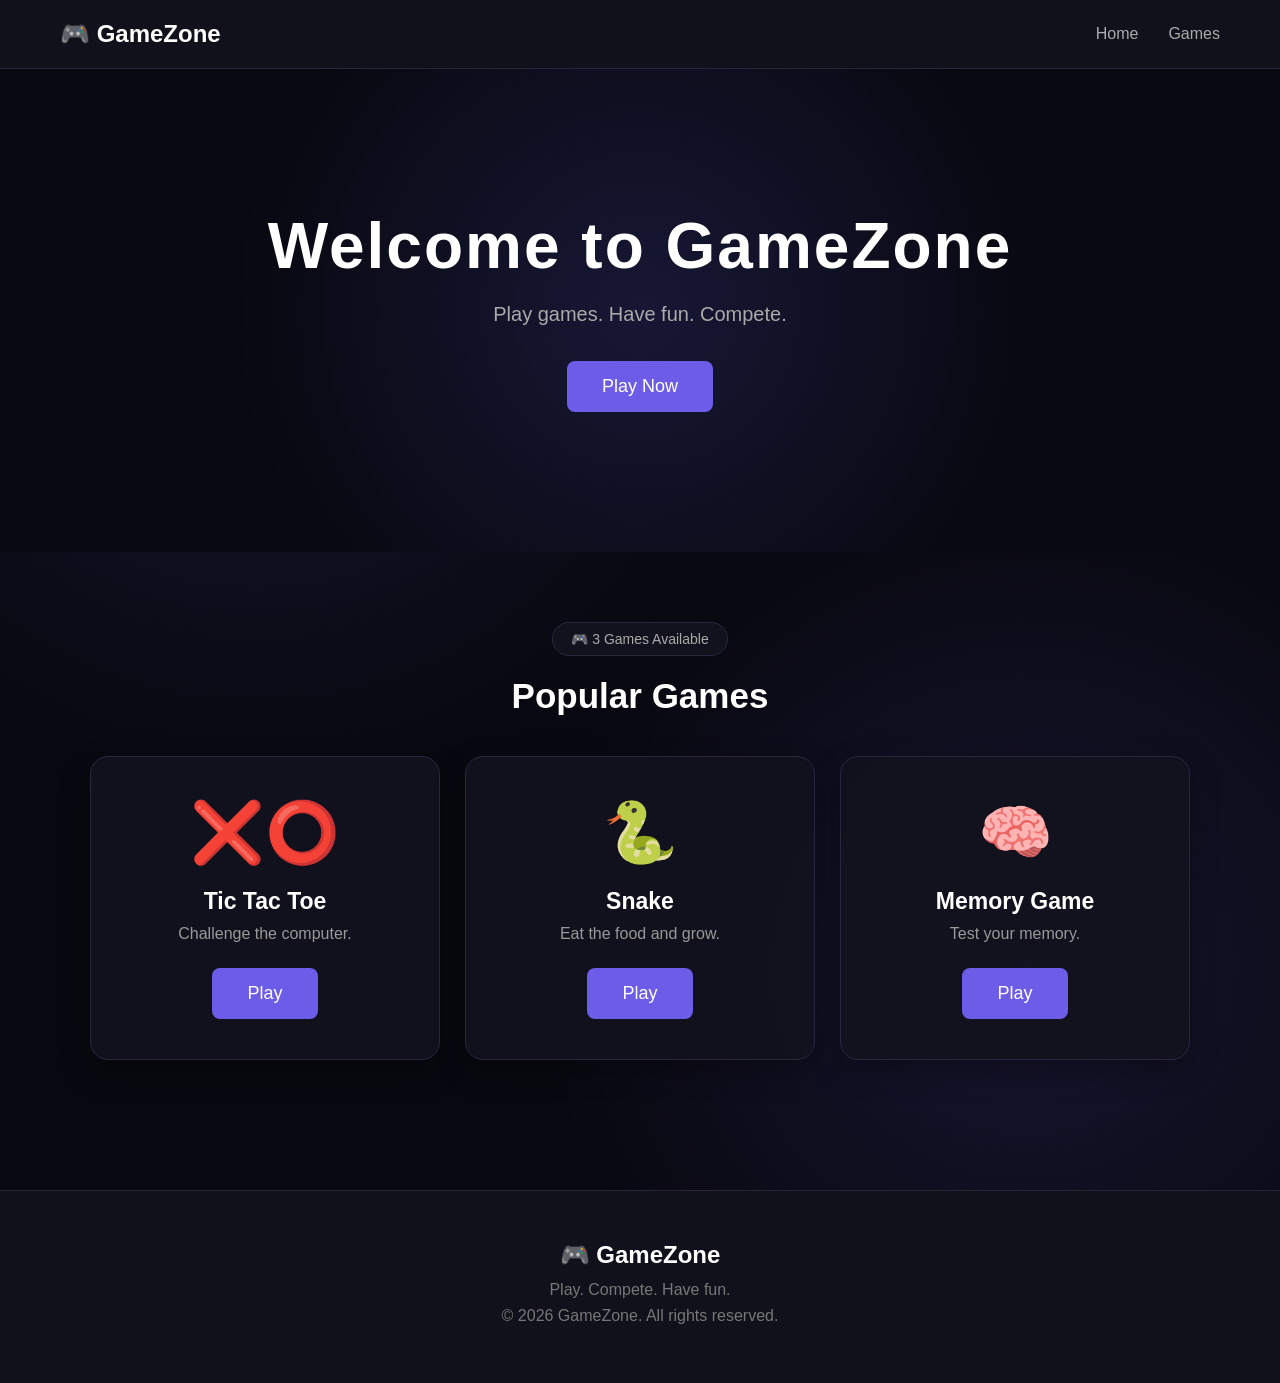
<file: index.html>
<!DOCTYPE html>
<html lang="en">

<head>
	<meta charset="UTF-8">
	<meta name="viewport" content="width=device-width, initial-scale=1.0">

	<title>GameZone</title>

	<link rel="stylesheet" href="style.css">
</head>

<body>

	<header>

		<h1>🎮 GameZone</h1>

	<nav>
    <a href="index.html">Home</a>
    <a href="index.html#games">Games</a>
</nav>
	</header>


	<main>

		<section class="hero">

			<h2>Welcome to GameZone</h2>

			<p>
				Play games. Have fun. Compete.
			</p>

			<a href="#games">
    <button>Play Now</button>
</a>

		</section>


		<section class="games" id="games">
<div class="game-count">
    🎮 3 Games Available
</div>
			<h2>Popular Games</h2>

			<div class="game-container">

				<div class="game-card">

					<div class="game-icon">❌⭕</div>

					<h3>Tic Tac Toe</h3>

					<p>Challenge the computer.</p>

					<a href="tic-tac-toe.html">
    <button>Play</button>
</a>
				</div>


				<div class="game-card">

					<div class="game-icon">🐍</div>

					<h3>Snake</h3>

					<p>Eat the food and grow.</p>

					<a href="snake.html">
    <button>Play</button>
</a>

				</div>


				<div class="game-card">

					<div class="game-icon">🧠</div>

					<h3>Memory Game</h3>

					<p>Test your memory.</p>

			<a href="memory.html">
    <button>Play</button>
</a>

				</div>

			</div>

		</section>

	</main>
<footer>

    <h3>🎮 GameZone</h3>

    <p>
        Play. Compete. Have fun.
    </p>

    <p>
        © 2026 GameZone. All rights reserved.
    </p>

</footer>
</body>

</html>
</file>
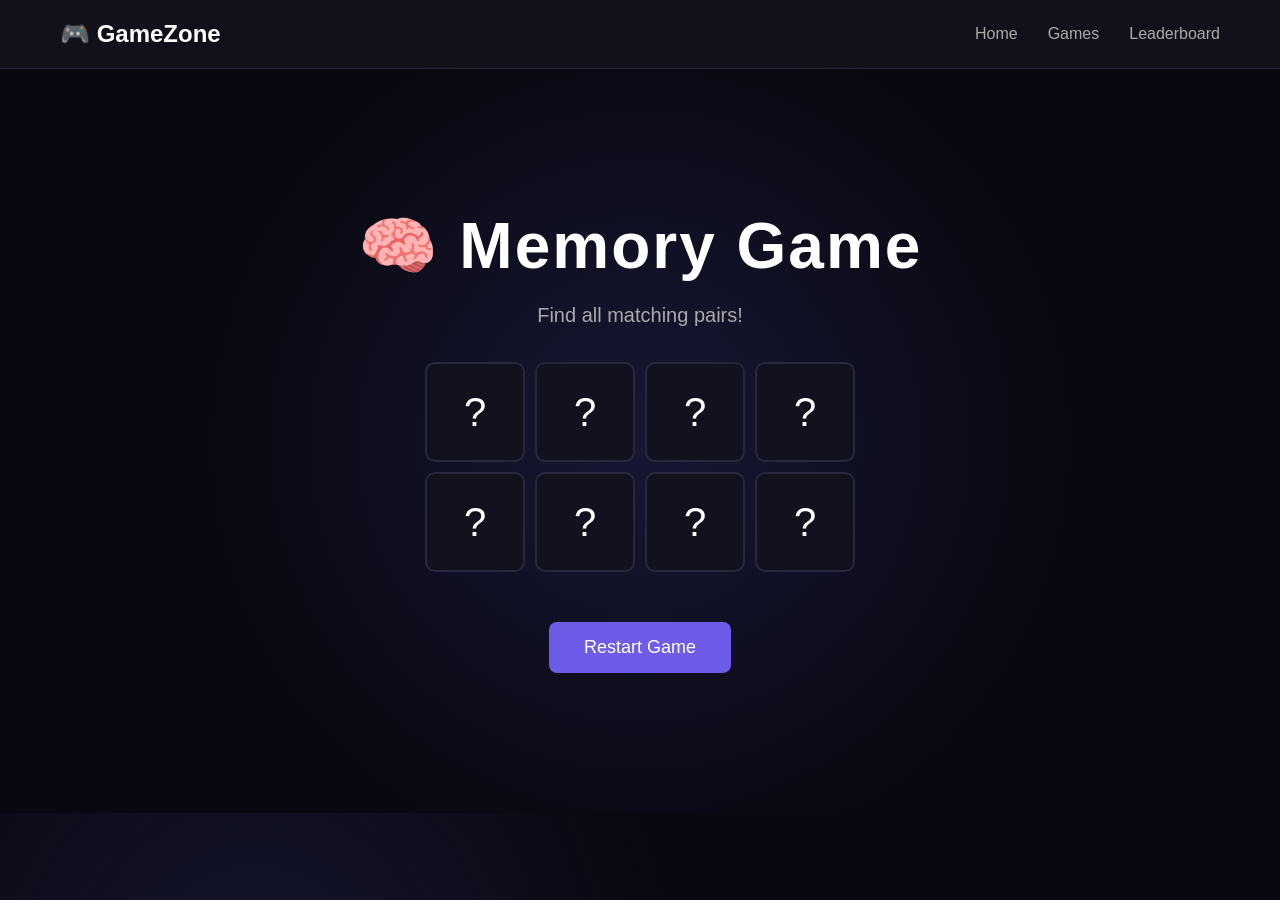
<file: memory.html>
<!DOCTYPE html>
<html lang="en">
<head>
	<meta charset="UTF-8">
	<meta name="viewport" content="width=device-width, initial-scale=1.0">
	<title>Memory Game - GameZone</title>
	<link rel="stylesheet" href="style.css">
</head>
<body>
	<header>
		<h1>🎮 GameZone</h1>
		<nav>
			<a href="index.html">Home</a>
			<a href="index.html">Games</a>
			<a href="#">Leaderboard</a>
		</nav>
	</header>

	<main>
		<section class="hero">
			<h2>🧠 Memory Game</h2>
			<p id="status">Find all matching pairs!</p>
			<div id="memory-board"></div>
			<button id="restart">Restart Game</button>
		</section>
	</main>

	<script>
		const board = document.getElementById("memory-board");
		const status = document.getElementById("status");
		const restart = document.getElementById("restart");

		const symbols = ["🎮", "🎮", "🐍", "🐍", "⚽", "⚽", "🚀", "🚀"];
		let cards = [];
		let firstCard = null;
		let secondCard = null;
		let locked = false;
		let matches = 0;

		function shuffle(array) {
			for (let i = array.length - 1; i > 0; i--) {
				const j = Math.floor(Math.random() * (i + 1));
				[array[i], array[j]] = [array[j], array[i]];
			}
			return array;
		}

		function createGame() {
			board.innerHTML = "";
			cards = shuffle([...symbols]);
			firstCard = null;
			secondCard = null;
			locked = false;
			matches = 0;
			status.textContent = "Find all matching pairs!";

			cards.forEach((symbol, index) => {
				const card = document.createElement("button");
				card.type = "button";
				card.classList.add("memory-card");
				card.dataset.symbol = symbol;
				card.dataset.index = index;
				card.textContent = "?";
				card.setAttribute("aria-label", "Hidden card");
				card.addEventListener("click", flipCard);
				board.appendChild(card);
			});
		}

		function flipCard() {
			if (locked || this === firstCard || this.classList.contains("matched")) {
				return;
			}

			this.textContent = this.dataset.symbol;
			this.setAttribute("aria-label", this.dataset.symbol);

			if (!firstCard) {
				firstCard = this;
				return;
			}

			secondCard = this;
			locked = true;

			if (firstCard.dataset.symbol === secondCard.dataset.symbol) {
				firstCard.classList.add("matched");
				secondCard.classList.add("matched");
				firstCard.setAttribute("aria-label", `Matched ${firstCard.dataset.symbol}`);
				secondCard.setAttribute("aria-label", `Matched ${secondCard.dataset.symbol}`);
				matches++;
				resetTurn();

				if (matches === symbols.length / 2) {
					status.textContent = "You won! 🎉";
				}
			} else {
				const unmatchedCards = [firstCard, secondCard];
				setTimeout(() => {
					unmatchedCards.forEach(card => {
						card.textContent = "?";
						card.setAttribute("aria-label", "Hidden card");
					});
					resetTurn();
				}, 800);
			}
		}

		function resetTurn() {
			firstCard = null;
			secondCard = null;
			locked = false;
		}

		restart.addEventListener("click", createGame);
		createGame();
	</script>
</body>
</html>
</file>
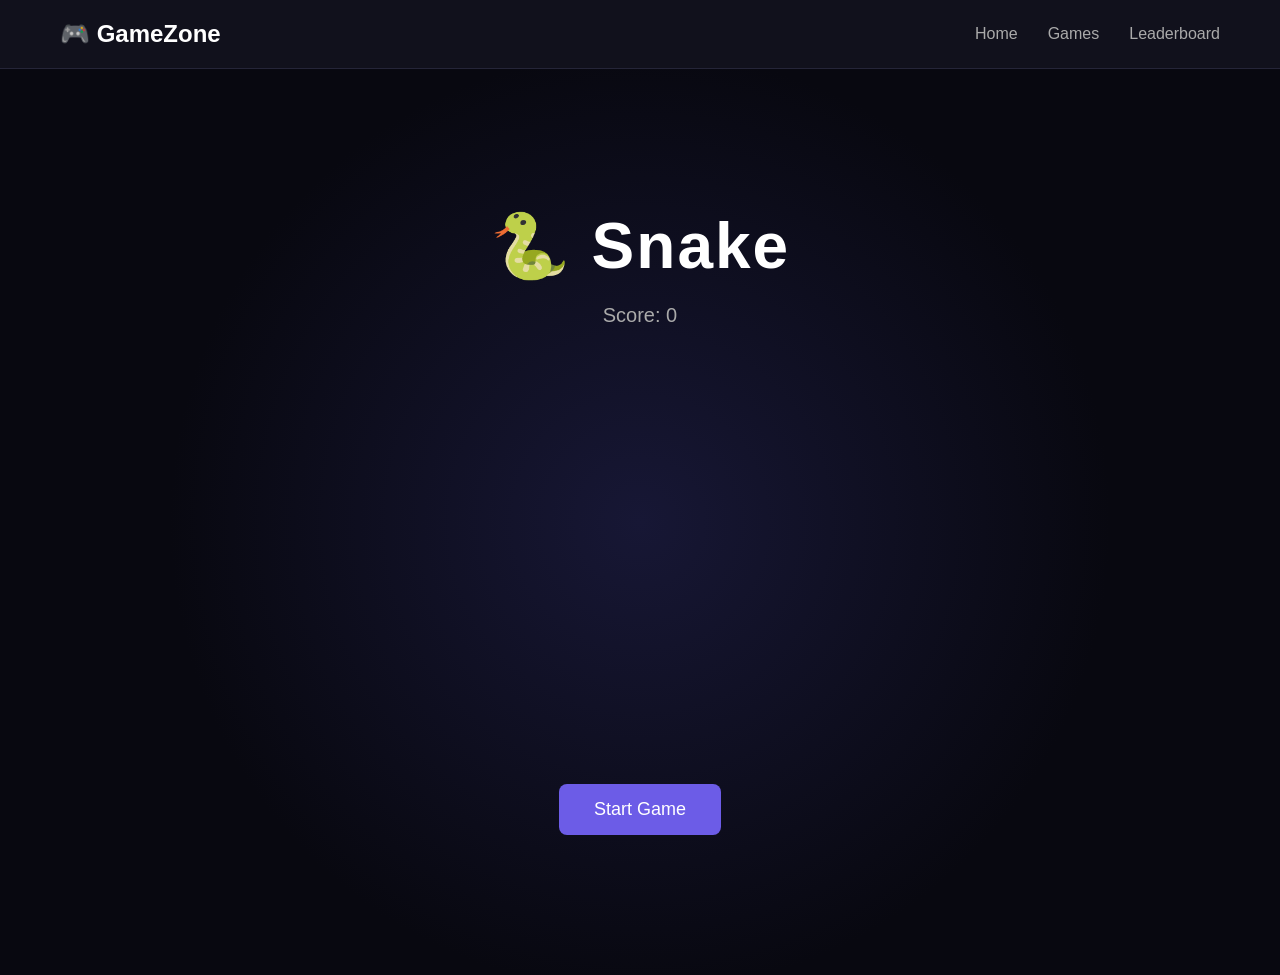
<file: snake.html>
<!DOCTYPE html>
<html lang="en">
<head>
	<meta charset="UTF-8">
	<meta name="viewport" content="width=device-width, initial-scale=1.0">
	<title>Snake - GameZone</title>
	<link rel="stylesheet" href="style.css">
</head>
<body>
	<header>
		<h1>🎮 GameZone</h1>
		<nav>
			<a href="index.html">Home</a>
			<a href="index.html">Games</a>
			<a href="#">Leaderboard</a>
		</nav>
	</header>

	<main>
		<section class="hero">
			<h2>🐍 Snake</h2>
			<p id="score">Score: 0</p>
			<canvas id="game" width="400" height="400"></canvas>
			<br><br>
			<button id="start">Start Game</button>
		</section>
	</main>

	<script>
		const canvas = document.getElementById("game");
		const ctx = canvas.getContext("2d");
		const scoreText = document.getElementById("score");
		const startButton = document.getElementById("start");
		const grid = 20;

		let snake;
		let food;
		let dx;
		let dy;
		let score;
		let gameRunning = false;
		let gameLoop;

		function startGame() {
			snake = [
				{ x: 200, y: 200 },
				{ x: 180, y: 200 },
				{ x: 160, y: 200 }
			];
			food = { x: 300, y: 200 };
			dx = grid;
			dy = 0;
			score = 0;
			scoreText.textContent = "Score: 0";
			gameRunning = true;
			clearInterval(gameLoop);
			drawGame();
			gameLoop = setInterval(updateGame, 100);
		}

		function updateGame() {
			if (!gameRunning) return;

			const head = {
				x: snake[0].x + dx,
				y: snake[0].y + dy
			};

			if (
				head.x < 0 || head.x >= canvas.width ||
				head.y < 0 || head.y >= canvas.height
			) {
				gameOver();
				return;
			}

			for (let i = 0; i < snake.length; i++) {
				if (head.x === snake[i].x && head.y === snake[i].y) {
					gameOver();
					return;
				}
			}

			snake.unshift(head);

			if (head.x === food.x && head.y === food.y) {
				score++;
				scoreText.textContent = "Score: " + score;
				createFood();
			} else {
				snake.pop();
			}

			drawGame();
		}

		function drawGame() {
			ctx.fillStyle = "#080810";
			ctx.fillRect(0, 0, canvas.width, canvas.height);

			ctx.fillStyle = "#ff4757";
			ctx.fillRect(food.x, food.y, grid - 2, grid - 2);

			ctx.fillStyle = "#6c5ce7";
			snake.forEach((part) => {
				ctx.fillRect(part.x, part.y, grid - 2, grid - 2);
			});
		}

		function createFood() {
			do {
				food.x = Math.floor(Math.random() * (canvas.width / grid)) * grid;
				food.y = Math.floor(Math.random() * (canvas.height / grid)) * grid;
			} while (snake.some((part) => part.x === food.x && part.y === food.y));
		}

		function gameOver() {
			gameRunning = false;
			clearInterval(gameLoop);
			alert("Game Over! Your score was " + score);
		}

		document.addEventListener("keydown", (event) => {
			if (!gameRunning) return;

			if (event.key === "ArrowUp" && dy === 0) {
				dx = 0;
				dy = -grid;
			} else if (event.key === "ArrowDown" && dy === 0) {
				dx = 0;
				dy = grid;
			} else if (event.key === "ArrowLeft" && dx === 0) {
				dx = -grid;
				dy = 0;
			} else if (event.key === "ArrowRight" && dx === 0) {
				dx = grid;
				dy = 0;
			}
		});

		startButton.addEventListener("click", startGame);
	</script>
</body>
</html>
</file>
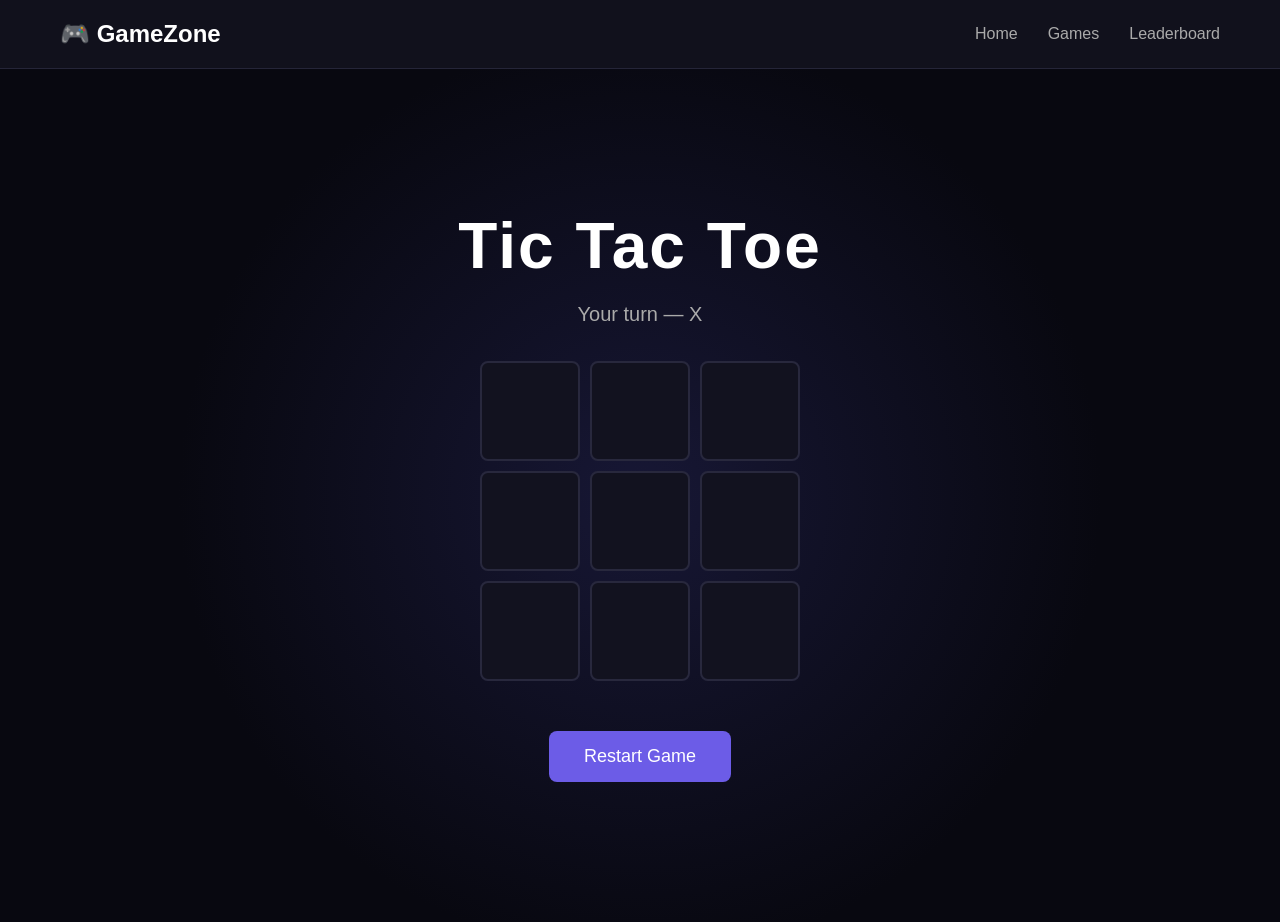
<file: tic-tac-toe.html>
<!DOCTYPE html>
<html lang="en">
<head>
	<meta charset="UTF-8">
	<meta name="viewport" content="width=device-width, initial-scale=1.0">
	<title>Tic Tac Toe - GameZone</title>
	<link rel="stylesheet" href="style.css">
</head>
<body>
	<header>
		<h1>🎮 GameZone</h1>
		<nav>
			<a href="index.html">Home</a>
			<a href="index.html">Games</a>
			<a href="#">Leaderboard</a>
		</nav>
	</header>

	<main>
		<section class="hero">
			<h2>Tic Tac Toe</h2>
			<p id="status">Your turn — X</p>
			<div id="board">
				<button class="cell"></button>
				<button class="cell"></button>
				<button class="cell"></button>
				<button class="cell"></button>
				<button class="cell"></button>
				<button class="cell"></button>
				<button class="cell"></button>
				<button class="cell"></button>
				<button class="cell"></button>
			</div>
			<button id="restart">Restart Game</button>
		</section>
	</main>

	<script>
		const cells = document.querySelectorAll(".cell");
		const status = document.getElementById("status");
		const restart = document.getElementById("restart");

		let currentPlayer = "X";
		let gameActive = true;

		const winningCombinations = [
			[0, 1, 2], [3, 4, 5], [6, 7, 8],
			[0, 3, 6], [1, 4, 7], [2, 5, 8],
			[0, 4, 8], [2, 4, 6]
		];

		cells.forEach((cell) => {
			cell.addEventListener("click", () => {
				if (cell.textContent !== "" || !gameActive) return;

				cell.textContent = currentPlayer;
				checkWinner();

				if (gameActive) {
					currentPlayer = currentPlayer === "X" ? "O" : "X";
					status.textContent = "Your turn — " + currentPlayer;
				}
			});
		});

		function checkWinner() {
			for (const combination of winningCombinations) {
				const [a, b, c] = combination.map((index) => cells[index].textContent);
				if (a !== "" && a === b && b === c) {
					status.textContent = a + " wins! 🎉";
					gameActive = false;
					return;
				}
			}

			const draw = [...cells].every((cell) => cell.textContent !== "");
			if (draw) {
				status.textContent = "It's a draw!";
				gameActive = false;
			}
		}

		restart.addEventListener("click", () => {
			cells.forEach((cell) => {
				cell.textContent = "";
			});
			currentPlayer = "X";
			gameActive = true;
			status.textContent = "Your turn — X";
		});
	</script>
</body>
</html>
</file>
<file: style.css>
* {
	margin: 0;
	padding: 0;
	box-sizing: border-box;
}

body {
	font-family: Arial, sans-serif;
	background: #080810;
	color: white;
}


/* =========================
   HEADER
========================= */

header {
	display: flex;
	justify-content: space-between;
	align-items: center;

	padding: 20px 60px;

	background: #11111c;
	border-bottom: 1px solid #252538;
}

header h1 {
	font-size: 24px;
}

nav {
	display: flex;
	gap: 30px;
}

nav a {
	color: #aaa;
	text-decoration: none;
	transition: 0.2s;
}

nav a:hover {
	color: white;
}


/* =========================
   HERO
========================= */

.hero {
    text-align: center;

    padding: 140px 20px;

    background:
        radial-gradient(
            circle at center,
            #171735 0%,
            #080810 60%
        );
}

.hero h2 {
    font-size: 64px;

    margin-bottom: 20px;

    letter-spacing: 2px;
}

.hero p {
	color: #aaa;
	font-size: 20px;
	margin-bottom: 35px;
}


/* =========================
   BUTTONS
========================= */

button {
	background: #6c5ce7;
	color: white;

	border: none;

	padding: 15px 35px;

	border-radius: 8px;

	font-size: 18px;

	cursor: pointer;

	transition: 0.2s;
}

button:hover {
	background: #5849d6;
}


/* =========================
   GAMES SECTION
========================= */

.games {
	padding: 70px 60px;
	text-align: center;
}

.games h2 {
	font-size: 35px;
	margin-bottom: 40px;
}

.game-container {
	display: grid;

	grid-template-columns: repeat(3, 1fr);

	gap: 25px;

	max-width: 1100px;

	margin: auto;
}

.game-card {
    background: rgba(18, 18, 31, 0.9);

    border: 1px solid #28283d;

    border-radius: 18px;

    padding: 40px 25px;

    transition: 0.3s;

    box-shadow: 0 10px 30px rgba(0, 0, 0, 0.3);
}

.game-card:hover {
    border-color: #6c5ce7;

    transform: translateY(-8px);

    box-shadow:
        0 15px 40px rgba(108, 92, 231, 0.2);
}

.game-card:hover {
	border-color: #6c5ce7;

	transform: translateY(-5px);
}

.game-icon {
    font-size: 60px;

    margin-bottom: 20px;

    transition: 0.3s;
}

.game-card:hover .game-icon {
    transform: scale(1.15);
}

.game-card h3 {
	font-size: 23px;

	margin-bottom: 10px;
}

.game-card p {
	color: #999;

	margin-bottom: 25px;
}


/* =========================
   PLAY BUTTON LINK
========================= */

.game-card a {
	text-decoration: none;
}


/* =========================
   TIC TAC TOE
========================= */

#board {
	display: grid;

	grid-template-columns: repeat(3, 100px);

	grid-template-rows: repeat(3, 100px);

	gap: 10px;

	width: max-content;

	margin: 30px auto;
}

.cell {
	width: 100px;

	height: 100px;

	padding: 0;

	background: #12121f;

	border: 2px solid #28283d;

	border-radius: 8px;

	font-size: 40px;

	font-weight: bold;

	display: flex;

	align-items: center;

	justify-content: center;
}

.cell:hover {
	background: #1b1b2d;

	border-color: #6c5ce7;
}


/* =========================
   RESTART BUTTON
========================= */

#restart {
	margin-top: 20px;
}


/* =========================
   MOBILE
========================= */

@media (max-width: 800px) {

	header {
		padding: 20px;
	}

	.hero {
		padding: 80px 20px;
	}

	.hero h2 {
		font-size: 42px;
	}

	.games {
		padding: 50px 20px;
	}

	.game-container {
		grid-template-columns: 1fr;
	}

	nav {
		gap: 15px;
	}

}
/* =========================
   MEMORY GAME
========================= */

#memory-board {
    display: grid !important;

    grid-template-columns: repeat(4, 100px) !important;
    grid-template-rows: repeat(2, 100px) !important;

    gap: 10px;

    width: 430px;

    margin: 30px auto;
}

.memory-card {
    width: 100px !important;
    height: 100px !important;

    padding: 0;

    background: #12121f;

    border: 2px solid #28283d;

    border-radius: 10px;

    font-size: 40px;

    display: flex;

    align-items: center;

    justify-content: center;

    cursor: pointer;
}

.memory-card:hover {
    background: #1b1b2d;

    border-color: #6c5ce7;
}

.memory-card.matched {
    background: #241f4d;

    border-color: #6c5ce7;
}
/* =========================
   GAMING BACKGROUND EFFECT
========================= */

body {
    background:
        radial-gradient(
            circle at 20% 20%,
            #15152d 0,
            transparent 35%
        ),
        radial-gradient(
            circle at 80% 70%,
            #17152f 0,
            transparent 35%
        ),
        #080810;
}
/* =========================
   GAME COUNT
========================= */

.game-count {
    display: inline-block;

    margin-bottom: 20px;

    padding: 8px 18px;

    background: #12121f;

    border: 1px solid #28283d;

    border-radius: 30px;

    color: #aaa;

    font-size: 14px;
}
/* =========================
   FOOTER
========================= */

footer {
    text-align: center;

    padding: 50px 20px;

    margin-top: 60px;

    background: #11111c;

    border-top: 1px solid #252538;
}

footer h3 {
    font-size: 24px;

    margin-bottom: 12px;
}

footer p {
    color: #777;

    margin: 8px 0;
}
/* =========================
   LEADERBOARD
========================= */

.leaderboard {
    max-width: 800px;

    margin: 0 auto 80px;

    padding: 0 20px;
}

.leaderboard-row {
    display: grid;

    grid-template-columns: 1fr 2fr 1fr;

    align-items: center;

    padding: 20px;

    margin-bottom: 10px;

    background: #12121f;

    border: 1px solid #28283d;

    border-radius: 10px;

    color: #ddd;

    text-align: center;

    transition: 0.2s;
}

.leaderboard-row:hover {
    border-color: #6c5ce7;

    transform: translateX(5px);
}

.header-row {
    background: #6c5ce7;

    color: white;

    font-weight: bold;

    border-color: #6c5ce7;
}

.header-row:hover {
    transform: none;
}
</file>
